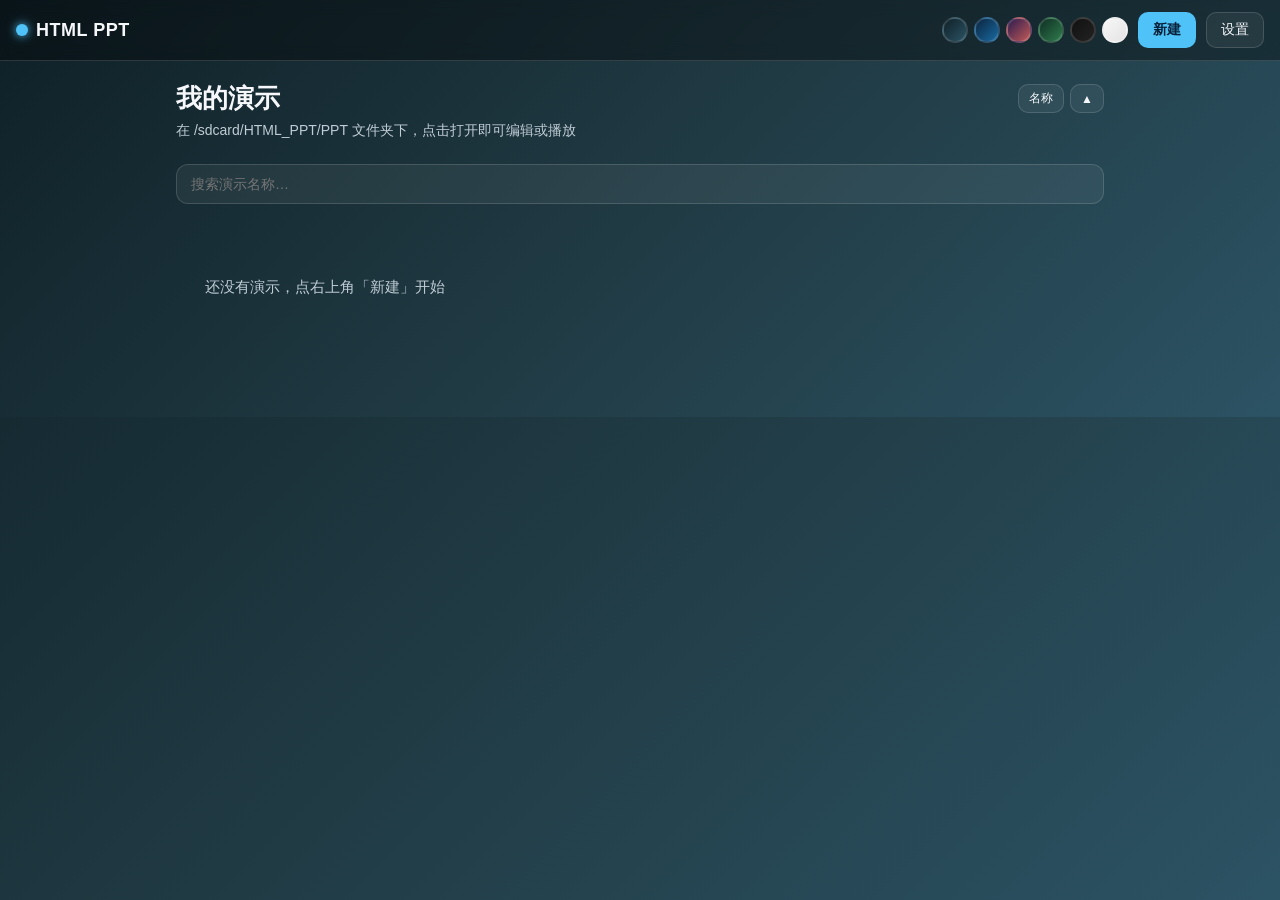
<file: app/src/main/assets/www/index.html>
<!DOCTYPE html>
<html lang="zh-CN">
<head>
<meta charset="UTF-8">
<meta name="viewport" content="width=device-width, initial-scale=1.0, maximum-scale=1.0, user-scalable=no, viewport-fit=cover">
<title>HTML PPT - 主页</title>
<link rel="stylesheet" href="theme.css">
</head>
<body class="noselect">

<div class="topbar">
  <div class="brand"><span class="dot"></span>HTML PPT</div>
  <div class="spacer"></div>
  <div class="theme-dots" id="theme-dots" title="全局主题"></div>
  <button class="tbtn primary" id="new-btn">新建</button>
  <button class="tbtn" id="settings-btn">设置</button>
  <div id="dots-panel"></div>
</div>

<div class="wrap">
  <div class="title-row">
    <h1 class="page-title">我的演示</h1>
    <div class="sortbtns">
      <button class="tbtn mini" id="sort-key">名称</button>
      <button class="tbtn mini" id="sort-dir">▲</button>
    </div>
  </div>
  <p class="sub">在 /sdcard/HTML_PPT/PPT 文件夹下，点击打开即可编辑或播放</p>
  <input type="search" class="search" id="search" placeholder="搜索演示名称…">
  <div class="ppt-grid" id="list"></div>
</div>

<!-- 新建弹窗 -->
<div class="modal" id="modal">
  <div class="box">
    <h2 id="modal-title">新建演示</h2>
    <div class="field"><label>名称</label><input type="text" id="name-input" placeholder="例如：技术分享"></div>
    <div class="actions">
      <button class="tbtn ghost" id="cancel-btn">取消</button>
      <button class="tbtn primary" id="ok-btn">确定</button>
    </div>
  </div>
</div>

<script src="app.js"></script>
<script>
var list = [];
window.addEventListener('load', function(){
  PPT.loadSettings();
  PPT.applyGlobalTheme(PPT.settings.theme || 'aurora');
  renderThemeDots();
  renderList();
  var sk=document.getElementById('sort-key'); if(sk) sk.onclick=function(){ sortKey=(sortKey==='name')?'time':'name'; renderList(); };
  var sd=document.getElementById('sort-dir'); if(sd) sd.onclick=function(){ sortAsc=!sortAsc; renderList(); };
  var se=document.getElementById('search'); if(se) se.oninput=function(){ searchQ=this.value; renderList(); };
  document.addEventListener('click', function(e){
    var panel = document.getElementById('dots-panel');
    if(panel && panel.classList.contains('show') && !e.target.closest('#dots-panel') && !e.target.closest('.tdot.more')){
      panel.classList.remove('show');
    }
  });
  document.getElementById('new-btn').onclick = function(){ openModal('新建演示', '', 'new'); };
  document.getElementById('settings-btn').onclick = function(){ pageNav('settings.html'); };
  document.getElementById('cancel-btn').onclick = closeModal;
  document.getElementById('ok-btn').onclick = onOk;
  // 每天首次打开静默检查更新
  if(window.autoCheckUpdate) window.autoCheckUpdate();
});
function renderThemeDots(){
  var box = document.getElementById('theme-dots'); box.innerHTML='';
  var names = PPT.listThemeNames();
  var MAX = 6;
  var shown = names.slice(0, MAX);
  shown.forEach(function(t){
    var key = t.key || t.name;
    var d = document.createElement('div');
    d.className = 'tdot' + (key===PPT.settings.theme ? ' sel':'');
    d.style.background = 'linear-gradient(135deg,'+t.c1+','+t.c3+')';
    d.title = t.name;
    d.onclick = function(){
      PPT.settings.theme = key;
      PPT.applyGlobalTheme(key);
      PPT.saveSettings();
      renderThemeDots();
    };
    box.appendChild(d);
  });
  if(names.length > MAX){
    var more = document.createElement('div');
    more.className = 'tdot more'; more.textContent = '⋯';
    more.onclick = function(e){ e.stopPropagation(); toggleDotsPanel(); };
    box.appendChild(more);
  }
  var panel = document.getElementById('dots-panel');
  if(panel){
    panel.innerHTML = '';
    names.forEach(function(t){
      var key = t.key || t.name;
      var c = document.createElement('div');
      c.className = 'theme-chip' + (key===PPT.settings.theme ? ' sel':'');
      var dot = document.createElement('span'); dot.className='chipdot';
      dot.style.background = 'linear-gradient(135deg,'+t.c1+','+t.c3+')';
      var lbl = document.createElement('span'); lbl.textContent = t.name;
      c.appendChild(dot); c.appendChild(lbl);
      c.onclick = function(){
        PPT.settings.theme = key;
        PPT.applyGlobalTheme(key);
        PPT.saveSettings();
        renderThemeDots();
        toggleDotsPanel();
      };
      panel.appendChild(c);
    });
  }
}
function toggleDotsPanel(){
  var panel = document.getElementById('dots-panel');
  if(panel) panel.classList.toggle('show');
}
var sortKey='name';
var sortAsc=true;
var searchQ='';
function fmtTime(ms){
  if(!ms) return '—';
  var d=new Date(ms);
  function p(n){ return (n<10?'0':'')+n; }
  return d.getFullYear()+'-'+p(d.getMonth()+1)+'-'+p(d.getDate())+' '+p(d.getHours())+':'+p(d.getMinutes());
}
function renderList(){
  var raw=[];
  try{
    if(window.Android && Android.listPptDetail){ raw=JSON.parse(Android.listPptDetail()); }
    else { raw=JSON.parse(Android.listPpt()).map(function(n){ return {name:n, created:0, modified:0}; }); }
  }catch(e){ raw=[]; }
  var list=raw.slice();
  if(searchQ){
    var q=searchQ.toLowerCase();
    list=list.filter(function(it){ return (it.name||'').toLowerCase().indexOf(q)>=0; });
  }
  list.sort(function(a,b){
    if(sortKey==='time'){ var ka=a.modified||0,kb=b.modified||0; return sortAsc?(ka-kb):(kb-ka); }
    var r=(a.name||'').localeCompare(b.name||'','zh'); return sortAsc?r:-r;
  });
  var grid=document.getElementById('list'); grid.innerHTML='';
  if(!list.length){ grid.innerHTML='<div class="empty">还没有演示，点右上角「新建」开始</div>'; updateSortBtn(); return; }
  list.forEach(function(it){
    var name=it.name; var title=name.replace(/\.txt$/,'');
    var card=document.createElement('div'); card.className='ppt-card';
    card.innerHTML='<h3>'+title+'</h3><div class="muted">'+name+'</div>'+
      '<div class="meta">创建 '+fmtTime(it.created)+' · 修改 '+fmtTime(it.modified)+'</div>'+
      '<div class="row">'+
      '<button class="tbtn mini" data-act="edit">编辑</button>'+
      '<button class="tbtn mini" data-act="play">播放</button>'+
      '<button class="tbtn mini" data-act="rename">重命名</button>'+
      '<button class="tbtn mini del" data-act="del">删除</button>'+
      '</div>';
    card.querySelectorAll('button').forEach(function(btn){
      btn.onclick=function(){ var a=btn.dataset.act;
        if(a==='edit'){ if(window.Android && Android.enterTool) Android.enterTool(); pageNav('file:///sdcard/Download/HTML_PPT/index.html?name='+encodeURIComponent(name)); }
        else if(a==='play'){ if(window.Android && Android.enterTool) Android.enterTool(); pageNav('file:///sdcard/Download/HTML_PPT/index.html?name='+encodeURIComponent(name)+'&play=1'); }
        else if(a==='rename') rename(name);
        else if(a==='del') del(name);
      };
    });
    var moved=false;
    card.addEventListener('touchstart',function(){ moved=false; },{passive:true});
    card.addEventListener('touchmove',function(){ moved=true; },{passive:true});
    card.onclick=function(e){
      if(moved){ moved=false; return; }
      if(e.target && e.target.closest && e.target.closest('button')) return;
      if(window.Android && Android.enterTool) Android.enterTool();
      pageNav('file:///sdcard/Download/HTML_PPT/index.html?name='+encodeURIComponent(name));
    };
    grid.appendChild(card);
  });
  updateSortBtn();
}
function updateSortBtn(){
  var k=document.getElementById('sort-key'); if(k) k.textContent=(sortKey==='name'?'名称':'时间');
  var d=document.getElementById('sort-dir'); if(d) d.textContent=(sortAsc?'▲':'▼');
}

/* modal */
var modalMode='new', currentName='';
function openModal(title, name, mode){
  modalMode=mode; currentName=name;
  document.getElementById('modal-title').textContent = title;
  document.getElementById('name-input').value = name;
  document.getElementById('modal').classList.add('show');
  setTimeout(function(){ document.getElementById('name-input').focus(); },50);
}
function closeModal(){ document.getElementById('modal').classList.remove('show'); }
function onOk(){
  var name = document.getElementById('name-input').value.trim();
  if(!name){ auroraAlert('名称不能为空'); return; }
  if(modalMode==='new'){ Android.newPpt(name); renderList(); }
  else if(modalMode==='rename'){ Android.renamePpt(currentName, name); renderList(); }
  closeModal();
}
function rename(name){ openModal('重命名', name.replace(/\.txt$/,''), 'rename'); }
function del(name){ auroraConfirm('删除「'+name+'」？', function(){ Android.deletePpt(name); renderList(); }); }
</script>
</body>
</html>
</file>
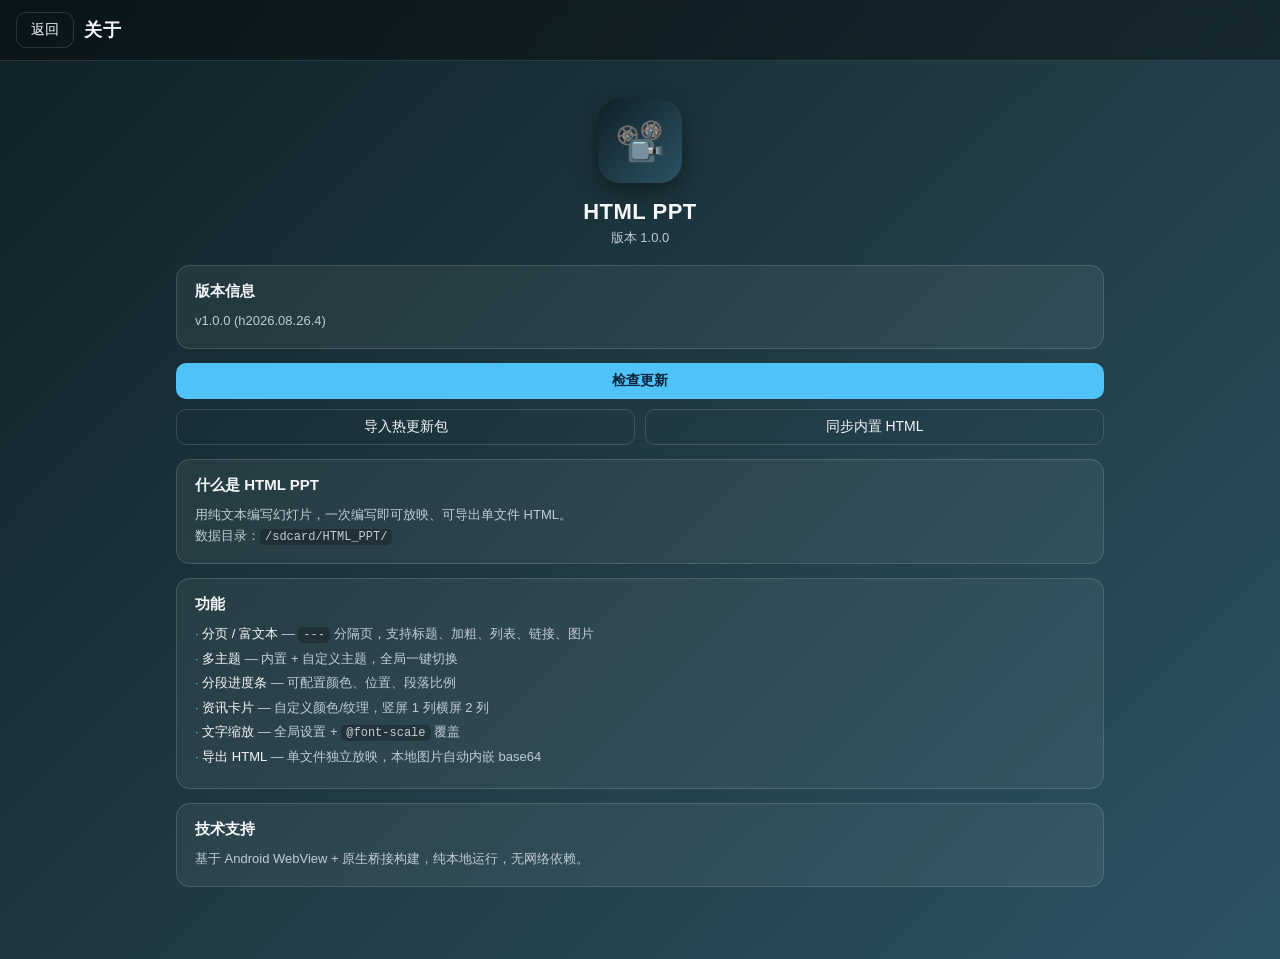
<file: app/src/main/assets/www/about.html>
<!DOCTYPE html>
<html lang="zh-CN">
<head>
<meta charset="UTF-8">
<meta name="viewport" content="width=device-width, initial-scale=1.0, maximum-scale=1.0, user-scalable=no, viewport-fit=cover">
<title>关于 - HTML PPT</title>
<link rel="stylesheet" href="theme.css">
<style>
  .about{text-align:center; padding-top:12px;}
  .about .logo{width:84px;height:84px;border-radius:22px;margin:6px auto 16px;background:linear-gradient(135deg,var(--bg1),var(--bg3));display:flex;align-items:center;justify-content:center;font-size:40px;box-shadow:0 8px 24px rgba(0,0,0,.4);}
  .about .nm{font-size:22px;font-weight:800;letter-spacing:.5px;}
  .about .ver{color:var(--muted);font-size:13px;margin:4px 0 18px;}
  .about .sect{background:var(--card);border:1px solid var(--border);border-radius:14px;padding:16px 18px;margin-bottom:14px;text-align:left;}
  .about .sect h3{font-size:15px;margin-bottom:10px;}
  .about .sect li{font-size:13px;color:var(--muted);margin:5px 0;line-height:1.5;list-style:none;}
  .about .sect li::before{content:"· ";color:var(--accent);}
  .about .sect .k{color:var(--text);}
  .about .sect code{background:rgba(0,0,0,.25);border-radius:5px;padding:1px 5px;font-size:12px;}
  .about .sect p{font-size:13px;color:var(--muted);line-height:1.6;}
</style>
</head>
<body class="noselect">

<div class="topbar">
  <button class="tbtn ghost" id="back-btn">返回</button>
  <div class="brand">关于</div>
</div>

<div class="wrap">
  <div class="about">
    <div class="logo">📽️</div>
    <div class="nm">HTML PPT</div>
    <div class="ver">版本 1.0.0</div>

    <div class="sect">
      <h3>版本信息</h3>
      <p id="ver-info" style="white-space:pre-line;">App 版本：1.0.0<br>热更新版本：2026.08.26.1</p>
    </div>

    <button class="tbtn primary" id="check-btn" style="width:100%;margin-bottom:10px;">检查更新</button>
    <div style="display:flex; gap:10px; margin-bottom:14px;">
      <button class="tbtn ghost" id="import-btn" style="flex:1;">导入热更新包</button>
      <button class="tbtn ghost" id="sync-btn" style="flex:1;">同步内置 HTML</button>
    </div>

    <div class="sect">
      <h3>什么是 HTML PPT</h3>
      <p>用纯文本编写幻灯片，一次编写即可放映、可导出单文件 HTML。<br>数据目录：<code>/sdcard/HTML_PPT/</code></p>
    </div>

    <div class="sect">
      <h3>功能</h3>
      <ul>
        <li><span class="k">分页 / 富文本</span> — <code>---</code> 分隔页，支持标题、加粗、列表、链接、图片</li>
        <li><span class="k">多主题</span> — 内置 + 自定义主题，全局一键切换</li>
        <li><span class="k">分段进度条</span> — 可配置颜色、位置、段落比例</li>
        <li><span class="k">资讯卡片</span> — 自定义颜色/纹理，竖屏 1 列横屏 2 列</li>
        <li><span class="k">文字缩放</span> — 全局设置 + <code>@font-scale</code> 覆盖</li>
        <li><span class="k">导出 HTML</span> — 单文件独立放映，本地图片自动内嵌 base64</li>
      </ul>
    </div>

    <div class="sect">
      <h3>技术支持</h3>
      <p>基于 Android WebView + 原生桥接构建，纯本地运行，无网络依赖。</p>
    </div>
  </div>
</div>

<script src="app.js"></script>
<script>
  PPT.loadSettings();
  PPT.applyGlobalTheme(PPT.settings.theme || 'aurora');
  // 版本信息
  var and = window.Android;
  var HOT_VERSION = window.HOT_VERSION || '2026.08.26.4';
  var verBox = document.getElementById('ver-info');
  var appVer = '1.0.0';
  if (and && and.getVersion) {
    try { var v = JSON.parse(and.getVersion()); appVer = v.app || appVer; } catch (e) { }
  }
  verBox.textContent = 'v' + appVer + ' (h' + HOT_VERSION + ')';
  var UPDATE_URL = 'https://raw.githubusercontent.com/xtt-xt/htmlppt/main/update/latest.json';
  var WWW_DIR = '/sdcard/HTML_PPT/www';
  var ZIP_PATH = '/sdcard/HTML_PPT/Download/hotpatch.zip';
  // 检查更新
  document.getElementById('check-btn').onclick = function(){
    var btn = this; btn.textContent = '检查中…';
    setTimeout(function(){
      var body = (and && and.checkRemote) ? and.checkRemote(UPDATE_URL) : '';
      btn.textContent = '检查更新';
      if (!body) { window.auroraAlert('无法获取更新信息（请检查网络或更新源）'); return; }
      var info; try { info = JSON.parse(body); } catch (e) { window.auroraAlert('更新数据解析失败'); return; }
      if (info.app !== appVer) {
        window.auroraConfirm('发现新主版本 v' + info.app + '（当前 v' + appVer + '）\n请前往下载并安装最新版 App。', function(){
          (and && and.openUrl) ? and.openUrl(info.apk_url || '') : window.auroraAlert('无法打开下载');
        });
      } else if (info.hot && info.hot !== HOT_VERSION) {
        window.auroraConfirm('发现热更新 h' + info.hot + '（当前 h' + HOT_VERSION + '）\n\n【更新内容】\n' + info.notes + '\n\n是否下载并应用？', function(){
          var r = (and && and.downloadApply) ? and.downloadApply(info.hot_url || '', WWW_DIR) : 'err:no';
          if (r && r.indexOf('ok:') === 0) {
            window.auroraAlert('热更新应用成功：' + r);
            setTimeout(function(){ if (window.Android && window.Android.goToHome) window.Android.goToHome(); else location.href='index.html'; }, 600);
          } else {
            window.auroraAlert('自动下载失败（' + r + '）\n请下载 hotpatch.zip 放到 /sdcard/HTML_PPT/Download/ 后点「导入热更新包」。');
          }
        });
      } else {
        window.auroraAlert('已是最新版本！');
      }
    }, 60);
  };
  // 导入热更新包
  document.getElementById('import-btn').onclick = function(){
    var r = (and && and.importZip) ? and.importZip(ZIP_PATH) : 'err:no';
    if (r && r.indexOf('ok:') === 0) {
      window.auroraAlert('导入成功：' + r);
      setTimeout(function(){ if (window.Android && window.Android.goToHome) window.Android.goToHome(); else location.href='index.html'; }, 600);
    } else {
      window.auroraAlert('导入失败（' + r + '）\n请把 hotpatch.zip 放到 /sdcard/HTML_PPT/Download/');
    }
  };
  // 同步内置 HTML
  document.getElementById('sync-btn').onclick = function(){
    window.auroraConfirm('同步内置 HTML 会把界面文件覆盖为 App 内置默认版本，可能回退你之前的【热更新】改动。确定继续？', function(){
      var btn = document.getElementById('sync-btn');
      btn.textContent = '同步中…'; btn.disabled = true;
      setTimeout(function(){
        var r = (and && and.syncBuiltin) ? and.syncBuiltin() : 'no-bridge';
        btn.textContent = '同步内置 HTML'; btn.disabled = false;
        window.auroraAlert('同步完成：' + r);
      }, 60);
    });
  };
  document.getElementById('back-btn').onclick = function(){ pageNav('settings.html'); };
</script>
</body>
</html>
</file>
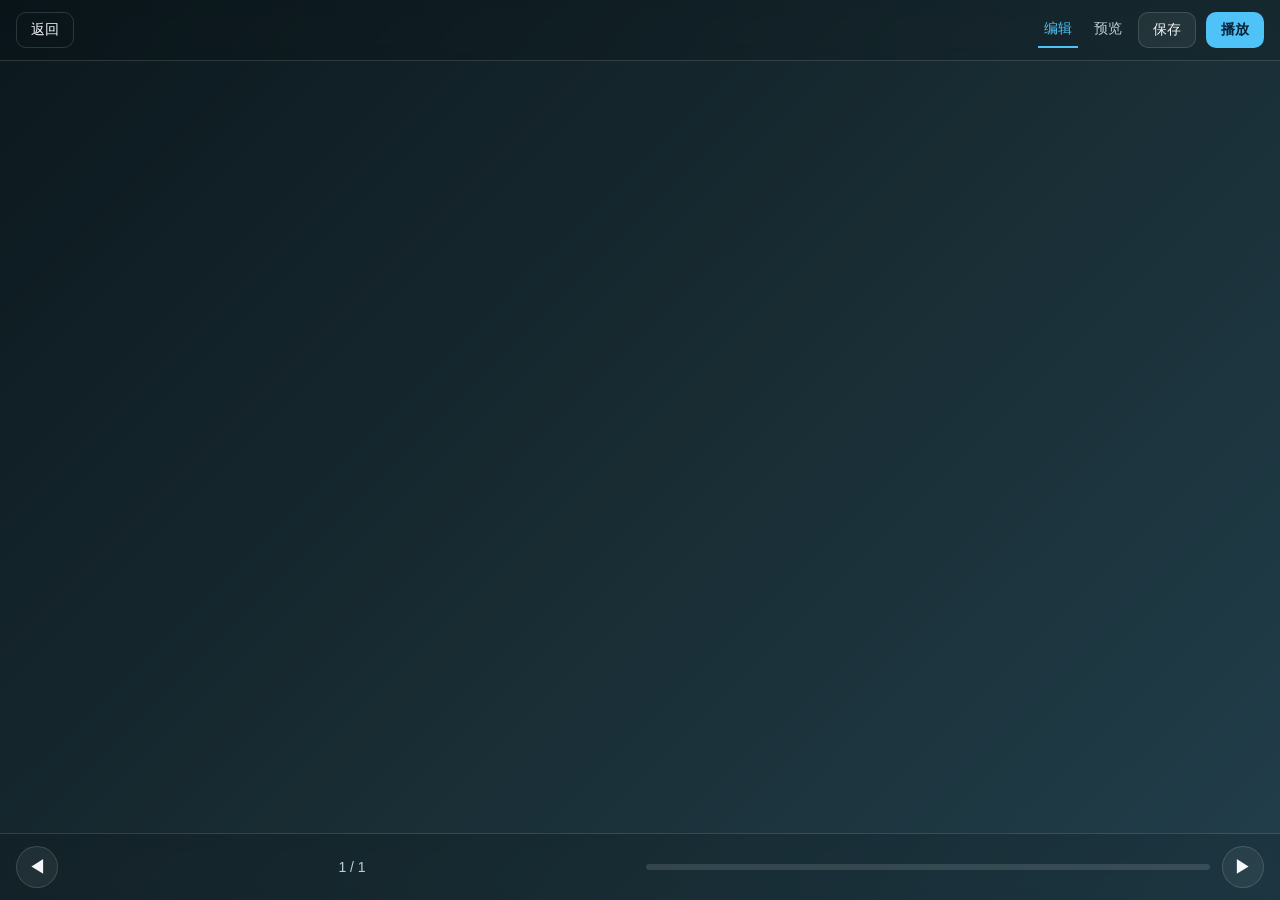
<file: app/src/main/assets/www/editor.html>
<!DOCTYPE html>
<html lang="zh-CN">
<head>
<meta charset="UTF-8">
<meta name="viewport" content="width=device-width, initial-scale=1.0, maximum-scale=1.0, user-scalable=no, viewport-fit=cover">
<title>编辑 - HTML PPT</title>
<link rel="stylesheet" href="theme.css">
<style>
  html,body{height:100%;}
  body{display:flex; flex-direction:column; position:relative;}
  .topbar{position:relative;}
  #main{flex:1; min-height:0; position:relative;}
  textarea#editor{width:100%; height:100%; border:none; outline:none; background:rgba(0,0,0,.25); color:var(--text); padding:16px; font-family:"SFMono-Regular",Consolas,monospace; font-size:14px; line-height:1.6; resize:none;}
  #preview{position:absolute; inset:0; display:none;}
  #preview.show{display:block;}
  .tab{background:transparent; border:none; padding:8px 6px; color:var(--muted); font-size:14px; cursor:pointer; border-bottom:2px solid transparent;}
  .tab.sel{color:var(--accent); border-bottom-color:var(--accent);}
  /* 播放态：隐藏顶栏，舞台铺满 */
  body.presenting .topbar{display:none;}
  body.presenting #main{position:absolute; inset:0; z-index:5;}
  body.presenting .footbar{position:absolute; bottom:0; left:0; right:0; z-index:10;}
</style>
</head>
<body>

<div class="topbar" id="topbar">
  <button class="tbtn ghost" id="back-btn">返回</button>
  <div class="brand" id="doc-title" style="font-size:16px;"></div>
  <div class="spacer"></div>
  <button class="tab sel" id="tab-edit">编辑</button>
  <button class="tab" id="tab-preview">预览</button>
  <button class="tbtn" id="save-btn">保存</button>
  <button class="tbtn primary" id="play-btn">播放</button>
</div>

<div id="main">
  <textarea id="editor" spellcheck="false"></textarea>
  <div id="preview">
    <div id="stage"></div>
  </div>
</div>

<div class="footbar">
  <button class="navbtn" id="prev-btn">◀</button>
  <div class="pageinfo" id="pageinfo">1 / 1</div>
  <div class="progress"><span></span></div>
  <button class="navbtn" id="next-btn">▶</button>
  <button class="tbtn ghost" id="exit-btn" style="display:none;">退出</button>
</div>

<script src="app.js"></script>
<script>
var name = new URLSearchParams(location.search).get('name') || '未命名.txt';
var autoPlay = new URLSearchParams(location.search).get('play') == '1';
var slides = [];
var current = 0;
var mode = 'edit'; // edit | preview | presenting

window.addEventListener('load', function(){
  PPT.loadSettings();
  PPT.applyGlobalTheme(PPT.settings.theme || 'aurora');
  document.getElementById('doc-title').textContent = name.replace(/\.txt$/,'');
  document.getElementById('editor').value = Android.readPpt(name) || '';
  bindEvents();
  renderPreview();
  if(autoPlay) enterPresent();
});

function bindEvents(){
  document.getElementById('back-btn').onclick = function(){ location.href='index.html'; };
  document.getElementById('save-btn').onclick = save;
  document.getElementById('tab-edit').onclick = function(){ setMode('edit'); };
  document.getElementById('tab-preview').onclick = function(){ setMode('preview'); };
  document.getElementById('play-btn').onclick = enterPresent;
  document.getElementById('prev-btn').onclick = function(){ activate(current-1); };
  document.getElementById('next-btn').onclick = function(){ activate(current+1); };
  document.getElementById('exit-btn').onclick = exitPresent;
  document.getElementById('editor').addEventListener('input', function(){
    // 实时保持在预览/播放模式基于新内容
    if(mode!=='edit') renderPreview();
  });
  document.addEventListener('keydown', function(e){
    if(mode!=='presenting') return;
    if(e.key==='ArrowRight'||e.key===' '||e.key==='PageDown') activate(current+1);
    else if(e.key==='ArrowLeft'||e.key==='PageUp') activate(current-1);
    else if(e.key==='Escape') exitPresent();
  });
  // 触摸滑动翻页（仅预览/播放）
  var tx=null;
  var area = document.getElementById('preview');
  area.addEventListener('touchstart', function(e){ tx=e.touches[0].clientX; }, {passive:true});
  area.addEventListener('touchend', function(e){
    if(tx===null) return;
    var d=e.changedTouches[0].clientX-tx;
    if(Math.abs(d)>50) d<0?activate(current+1):activate(current-1);
    tx=null;
  }, {passive:true});
  document.addEventListener('fullscreenchange', function(){});
  // 全局主题点
  renderThemeDots();
}

function renderThemeDots(){
  var host = document.getElementById('topbar');
  // 在播放按钮前插入主题点
  var box = document.createElement('span');
  box.id='theme-dots-edit';
  box.className='theme-dots';
  PPT.listThemeNames().forEach(function(t){
    var key=t.key||t.name;
    var d=document.createElement('div');
    d.className='tdot'+(key===PPT.settings.theme?' sel':'');
    d.style.background='linear-gradient(135deg,'+t.c1+','+t.c3+')';
    d.title=t.name;
    d.onclick=function(){ PPT.settings.theme=key; PPT.applyGlobalTheme(key); PPT.saveSettings(); renderThemeDots(); if(mode!=='edit') renderPreview(); };
    box.appendChild(d);
  });
  var old=document.getElementById('theme-dots-edit'); if(old) old.remove();
  host.insertBefore(box, document.getElementById('save-btn'));
}

function save(){
  Android.savePpt(name, document.getElementById('editor').value);
  alert('已保存');
}

function setMode(m){
  mode=m;
  document.getElementById('tab-edit').classList.toggle('sel', m==='edit');
  document.getElementById('tab-preview').classList.toggle('sel', m==='preview');
  document.getElementById('editor').style.display = (m==='edit')?'block':'none';
  document.getElementById('preview').classList.toggle('show', m!=='edit');
  document.getElementById('footbar') && document.getElementById('exit-btn').style.display='none';
  if(m!=='edit') renderPreview();
}

function parseContent(){ slides = PPT.parse(document.getElementById('editor').value); if(!slides.length){ slides=[{title:'空内容',subtitle:'请输入文字',blocks:[],centered:false,footer:'',theme:null}]; } }

function renderPreview(){
  parseContent();
  PPT.renderSlides(document.getElementById('stage'), slides, current);
  // clamp current
  current=Math.max(0,Math.min(slides.length-1,current));
}

function activate(idx){
  current = PPT.activate(document.getElementById('stage'), idx);
}

function enterPresent(){
  mode='presenting';
  document.body.classList.add('presenting');
  renderPreview();
  document.getElementById('exit-btn').style.display='';
  if(document.documentElement.requestFullscreen) document.documentElement.requestFullscreen();
}
function exitPresent(){
  mode='preview';
  document.body.classList.remove('presenting');
  document.getElementById('exit-btn').style.display='none';
  if(document.exitFullscreen) document.exitFullscreen();
}
</script>
</body>
</html>
</file>
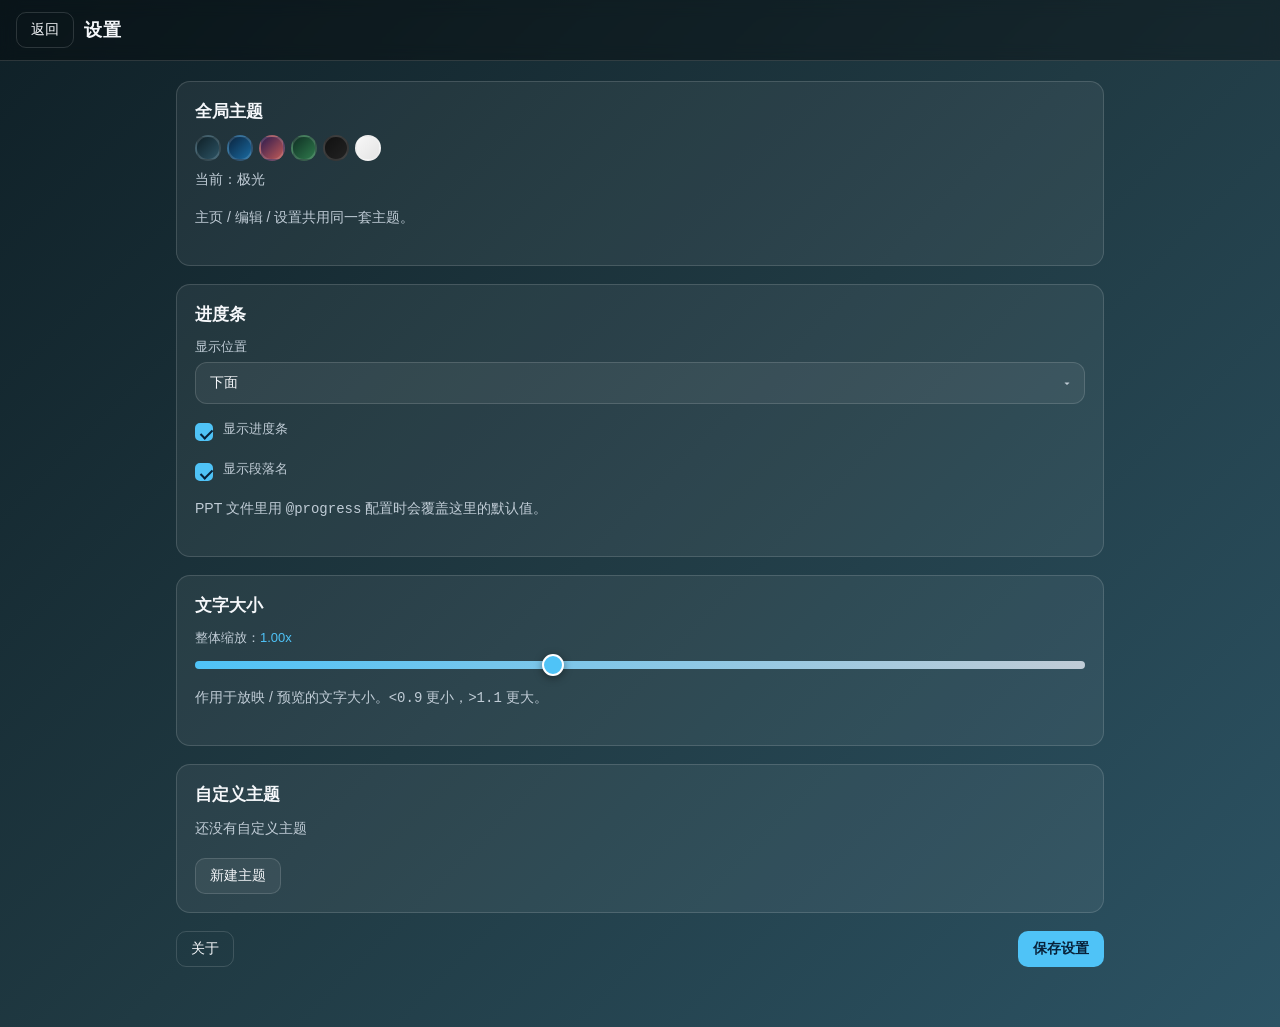
<file: app/src/main/assets/www/settings.html>
<!DOCTYPE html>
<html lang="zh-CN">
<head>
<meta charset="UTF-8">
<meta name="viewport" content="width=device-width, initial-scale=1.0, maximum-scale=1.0, user-scalable=no, viewport-fit=cover">
<title>设置 - HTML PPT</title>
<link rel="stylesheet" href="theme.css">
<style>
  input[type=color]{width:48px;height:38px;border:none;background:none;cursor:pointer;padding:0;}
  .color-row{display:flex; align-items:center; gap:10px; margin-bottom:10px; flex-wrap:wrap;}
  .color-row label{font-size:13px; color:var(--muted); width:70px;}
  .custom-list{margin:14px 0;}
  .custom-item{display:flex; align-items:center; gap:12px; background:var(--card); border:1px solid var(--border); border-radius:10px; padding:10px 14px; margin-bottom:10px;}
  .custom-item .dots{display:flex; gap:3px;}
  .custom-item .dots span{width:14px;height:14px;border-radius:50%;}
  .custom-item .nm{flex:1; font-size:15px;}
  .section{background:var(--card); border:1px solid var(--border); border-radius:14px; padding:18px; margin-bottom:18px;}
  .section h2{font-size:17px; margin-bottom:12px;}
  .swatches{display:flex; align-items:center; gap:8px;}
  .sw-cur{width:44px;height:32px;border-radius:9px;border:1px solid rgba(255,255,255,.25);cursor:pointer;display:inline-block;box-shadow:inset 0 0 0 2px rgba(255,255,255,.06);flex:none;}
  .sw-hex{font-size:12px;color:var(--muted);letter-spacing:.5px;cursor:pointer;font-family:Consolas,monospace;}
  .sw-hex:hover{color:var(--text);}
  .hint{font-size:11px;color:var(--muted);margin-top:6px;}
  /* ---- 色盘取色弹窗（主页 modal 样式） ---- */
  .cp-preview{width:100%;height:46px;border-radius:10px;border:1px solid var(--border);margin-bottom:14px;}
  .cp-wheel{width:180px;height:180px;border-radius:50%;background:conic-gradient(red,yellow,lime,cyan,blue,magenta,red);position:relative;margin:0 auto 16px;border:none;box-shadow:inset 0 0 0 1px rgba(255,255,255,.06);touch-action:none;}
  .cp-dot{position:absolute;width:20px;height:20px;border-radius:50%;border:2px solid #fff;box-shadow:0 1px 6px rgba(0,0,0,.55);transform:translate(-50%,-50%);pointer-events:none;z-index:2;background:#fff;}
  .cp-sv{width:180px;height:120px;border-radius:12px;position:relative;margin:0 auto 14px;border:none;box-shadow:inset 0 0 0 1px rgba(255,255,255,.05);touch-action:none;overflow:hidden;}
  .cp-hex-row{display:flex;align-items:center;gap:10px;margin-top:4px;}
  .cp-hex-label{font-size:12px;color:var(--muted);flex:none;}
  .cp-hex{flex:1;background:rgba(0,0,0,.28);border:1px solid var(--border);border-radius:8px;color:var(--text);text-align:center;padding:9px;font-size:15px;letter-spacing:1px;}
  .cp-rgb{margin-top:4px;}
  .cp-rgb-row{display:flex;align-items:center;gap:10px;margin-bottom:9px;}
  .cp-rgb-row label{font-size:12px;color:var(--muted);width:16px;text-align:center;flex:none;}
  .cp-rgb-row input[type=range]{flex:1;-webkit-appearance:none;appearance:none;height:8px;border-radius:4px;background:rgba(255,255,255,.12);outline:none;}
  .cp-rgb-row input[type=range]::-webkit-slider-thumb{-webkit-appearance:none;width:18px;height:18px;border-radius:50%;background:#fff;border:2px solid var(--accent);cursor:pointer;box-shadow:0 1px 4px rgba(0,0,0,.4);}
  .cp-rgb-row input[type=number]{width:52px;background:rgba(0,0,0,.28);border:1px solid var(--border);border-radius:6px;color:var(--text);text-align:center;padding:6px;flex:none;}
</style>
</head>
<body class="noselect">

<div class="topbar">
  <button class="tbtn ghost" id="back-btn">返回</button>
  <div class="brand">设置</div>
</div>

<div class="wrap">

  <div class="section">
    <h2>全局主题</h2>
    <div class="theme-dots" id="theme-dots"></div>
    <p class="sub" id="cur-theme" style="margin-top:10px;">当前：极光</p>
    <p class="sub" style="margin-top:4px;">主页 / 编辑 / 设置共用同一套主题。</p>
  </div>

  <div class="section">
    <h2>进度条</h2>
    <div class="field"><label>显示位置</label>
      <div class="dd" id="prg-pos-dd" data-pos="bottom">
        <button class="dd-btn" id="prg-pos-btn" type="button">下面</button>
        <div class="dd-menu" id="prg-menu">
          <div class="dd-opt" data-v="bottom">下面</div>
          <div class="dd-opt" data-v="top">上面</div>
        </div>
      </div>
    </div>
    <div class="field" style="display:flex;align-items:center;gap:10px;margin-top:8px;"><input type="checkbox" id="prg-show" checked style="width:18px;height:18px;"><label>显示进度条</label></div>
    <div class="field" style="display:flex;align-items:center;gap:10px;"><input type="checkbox" id="prg-para" checked style="width:18px;height:18px;"><label>显示段落名</label></div>
    <p class="sub" style="margin-top:6px;">PPT 文件里用 <code>@progress</code> 配置时会覆盖这里的默认值。</p>
  </div>

  <div class="section">
    <h2>文字大小</h2>
    <div class="field">
      <label>整体缩放：<span id="fs-val" style="color:var(--accent);">1.00x</span></label>
      <input type="range" id="fs" min="0.6" max="1.6" step="0.05" value="1.0" style="width:100%;margin-top:8px;">
    </div>
    <p class="sub" style="margin-top:6px;">作用于放映 / 预览的文字大小。<code>&lt;0.9</code> 更小，<code>&gt;1.1</code> 更大。</p>
  </div>

  <div class="section">
    <h2>自定义主题</h2>
    <div class="custom-list" id="custom-list"></div>
    <button class="tbtn" id="new-custom">新建主题</button>
  </div>

  <div class="section" id="edit-section" style="display:none;">
    <h2 id="edit-title">新建自定义主题</h2>
    <div class="field"><label>主题名称</label><input type="text" id="t-name" placeholder="例如：我的配色"></div>
    <div class="color-row"><label>背景1</label><span class="sw-cur" data-for="t-c1" style="background:#0f2027"></span><span class="sw-hex" id="hx-t-c1">#0F2027</span><input type="color" id="t-c1" value="#0f2027" style="display:none;"></div>
    <div class="color-row"><label>背景2</label><span class="sw-cur" data-for="t-c2" style="background:#203a43"></span><span class="sw-hex" id="hx-t-c2">#203A43</span><input type="color" id="t-c2" value="#203a43" style="display:none;"></div>
    <div class="color-row"><label>背景3</label><span class="sw-cur" data-for="t-c3" style="background:#2c5364"></span><span class="sw-hex" id="hx-t-c3">#2C5364</span><input type="color" id="t-c3" value="#2c5364" style="display:none;"></div>
    <div class="color-row"><label>强调色</label><span class="sw-cur" data-for="t-accent" style="background:#4fc3f7"></span><span class="sw-hex" id="hx-t-accent">#4FC3F7</span><input type="color" id="t-accent" value="#4fc3f7" style="display:none;"></div>
    <div class="color-row"><label>文字色</label><span class="sw-cur" data-for="t-text" style="background:#f5f7fa"></span><span class="sw-hex" id="hx-t-text">#F5F7FA</span><input type="color" id="t-text" value="#f5f7fa" style="display:none;"></div>
    <div class="color-row"><label>次要色</label><span class="sw-cur" data-for="t-muted" style="background:#c0ccd6"></span><span class="sw-hex" id="hx-t-muted">#C0CCD6</span><input type="color" id="t-muted" value="#c0ccd6" style="display:none;"></div>
    <div class="actions" style="display:flex;gap:10px;justify-content:flex-end;margin-top:14px;">
      <button class="tbtn ghost" id="edit-cancel">取消</button>
      <button class="tbtn primary" id="edit-save">保存主题</button>
    </div>
  </div>

  <div class="actions" style="display:flex;justify-content:space-between;margin-top:8px;">
    <button class="tbtn ghost" id="about-btn">关于</button>
    <button class="tbtn primary" id="save-all">保存设置</button>
  </div>
</div>

<div class="modal" id="picker-modal">
  <div class="box">
    <h2>🎨 自定义颜色</h2>
    <div class="cp-preview" id="pk-preview"></div>
    <div class="cp-wheel" id="pk-wheel"><span class="cp-dot" id="pk-wheel-dot"></span></div>
    <div class="cp-sv" id="pk-sv"><span class="cp-dot" id="pk-sv-dot"></span></div>
    <div class="cp-rgb">
      <div class="cp-rgb-row"><label>R</label><input type="range" id="cp-r" min="0" max="255" value="59"><input type="number" id="cp-rv" min="0" max="255" value="59"></div>
      <div class="cp-rgb-row"><label>G</label><input type="range" id="cp-g" min="0" max="255" value="178"><input type="number" id="cp-gv" min="0" max="255" value="178"></div>
      <div class="cp-rgb-row"><label>B</label><input type="range" id="cp-b" min="0" max="255" value="247"><input type="number" id="cp-bv" min="0" max="255" value="247"></div>
    </div>
    <div class="cp-hex-row"><span class="cp-hex-label">HEX</span><input class="cp-hex" id="pk-hex" maxlength="7" value="#4FC3F7"></div>
    <div class="actions">
      <button class="tbtn ghost" id="pk-cancel">取消</button>
      <button class="tbtn primary" id="pk-ok">确定</button>
    </div>
  </div>
</div>

<script src="app.js"></script>
<script>
var editingName = null;
window.addEventListener('load', function(){
  PPT.loadSettings();
  PPT.applyGlobalTheme(PPT.settings.theme || 'aurora');
  renderGlobal();
  renderCustom();
  initProgressUI();
  setupColorRows();
  document.getElementById('back-btn').onclick = function(){ pageNav('index.html'); };
  document.getElementById('about-btn').onclick = function(){ pageNav('about.html'); };
  document.getElementById('new-custom').onclick = function(){ openEditor(null); };
  document.getElementById('edit-cancel').onclick = function(){ document.getElementById('edit-section').style.display='none'; editingName=null; };
  document.getElementById('edit-save').onclick = saveCustom;
  document.getElementById('save-all').onclick = function(){ writeProgressUI(); PPT.saveSettings(); auroraAlert('已保存到 /sdcard/HTML_PPT/settings.json'); };
});

function initProgressUI(){
  var p = PPT.settings.progress || {};
  document.getElementById('prg-show').checked = !(p.show === false);
  document.getElementById('prg-para').checked = !(p.para === false);
  var dd = document.getElementById('prg-pos-dd');
  if(dd){
    var v = (p.pos === 'top') ? 'top' : 'bottom';
    dd.dataset.pos = v;
    document.getElementById('prg-pos-btn').textContent = (v === 'top') ? '上面' : '下面';
    bindDropdown();
  }
  var fs = PPT.settings.fontScale || 1.0;
  var el = document.getElementById('fs');
  if(el){ el.value = fs; document.getElementById('fs-val').textContent = (+fs).toFixed(2)+'x';
    el.oninput = function(){ document.getElementById('fs-val').textContent = (+this.value).toFixed(2)+'x'; autoSaveSettings(); }; }
  document.getElementById('prg-show').onchange = autoSaveSettings;
  document.getElementById('prg-para').onchange = autoSaveSettings;
}
function bindDropdown(){
  var dd = document.getElementById('prg-pos-dd');
  var btn = document.getElementById('prg-pos-btn');
  var menu = document.getElementById('prg-menu');
  var close = function(){ menu.classList.remove('open'); };
  btn.onclick = function(e){ e.stopPropagation(); menu.classList.toggle('open'); };
  menu.querySelectorAll('.dd-opt').forEach(function(o){
    o.onclick = function(e){ e.stopPropagation(); dd.dataset.pos = o.dataset.v; btn.textContent = o.textContent; close(); autoSaveSettings(); };
  });
  document.addEventListener('click', close);
}
function autoSaveSettings(){
  writeProgressUI();
  PPT.saveSettings();
}
function writeProgressUI(){
  var dd = document.getElementById('prg-pos-dd');
  PPT.settings.progress = {
    show: document.getElementById('prg-show').checked,
    pos: dd ? dd.dataset.pos : 'bottom',
    color: (PPT.settings.progress && PPT.settings.progress.color) || 'accent',
    para: document.getElementById('prg-para').checked
  };
  var el = document.getElementById('fs');
  if(el) PPT.settings.fontScale = parseFloat(el.value) || 1.0;
}

function renderGlobal(){
  var box=document.getElementById('theme-dots'); box.innerHTML='';
  PPT.listThemeNames().forEach(function(t){
    var key=t.key||t.name;
    var d=document.createElement('div');
    d.className='tdot'+(key===PPT.settings.theme?' sel':'');
    d.style.background='linear-gradient(135deg,'+t.c1+','+t.c3+')';
    d.title=t.name;
    d.onclick=function(){ PPT.settings.theme=key; PPT.applyGlobalTheme(key); PPT.saveSettings(); renderGlobal(); };
    box.appendChild(d);
  });
  var t=PPT.getTheme(PPT.settings.theme||'aurora');
  document.getElementById('cur-theme').textContent='当前：'+(t.name||PPT.settings.theme);
}

function renderCustom(){
  var list=document.getElementById('custom-list'); list.innerHTML='';
  var keys=Object.keys(PPT.settings.customThemes||{});
  if(!keys.length){ list.innerHTML='<p class="sub" style="color:var(--muted);">还没有自定义主题</p>'; }
  keys.forEach(function(k){
    var t=PPT.settings.customThemes[k];
    var item=document.createElement('div'); item.className='custom-item';
    item.innerHTML='<span class="dots"><span style="background:'+t.c1+'"></span><span style="background:'+t.c2+'"></span><span style="background:'+t.c3+'"></span></span>' +
      '<span class="nm">'+k+'</span>' +
      '<button class="tbtn mini" data-a="edit">编辑</button>' +
      '<button class="tbtn mini del" data-a="del">删除</button>';
    item.querySelector('[data-a=edit]').onclick=function(){ openEditor(k); };
    item.querySelector('[data-a=del]').onclick=function(){ auroraConfirm('删除主题「'+k+'」？', function(){ PPT.deleteCustomTheme(k); renderCustom(); renderGlobal(); }); };
    list.appendChild(item);
  });
}

function openEditor(name){
  editingName=name||null;
  var t = name? PPT.settings.customThemes[name] : null;
  document.getElementById('edit-section').style.display='block';
  document.getElementById('edit-title').textContent = name? ('编辑主题：'+name) : '新建自定义主题';
  document.getElementById('t-name').value = name? name : '';
  document.getElementById('t-c1').value = t? t.c1 : '#0f2027';
  document.getElementById('t-c2').value = t? t.c2 : '#203a43';
  document.getElementById('t-c3').value = t? t.c3 : '#2c5364';
  document.getElementById('t-accent').value = t? t.accent : '#4fc3f7';
  document.getElementById('t-text').value = t? t.text : '#f5f7fa';
  document.getElementById('t-muted').value = t? t.muted : '#c0ccd6';
  setupColorRows();
  window.scrollTo({top:document.getElementById('edit-section').offsetTop, behavior:'smooth'});
}

function saveCustom(){
  var name=document.getElementById('t-name').value.trim();
  if(!name){ alert('请输入主题名称'); return; }
  var theme={
    c1:document.getElementById('t-c1').value,
    c2:document.getElementById('t-c2').value,
    c3:document.getElementById('t-c3').value,
    accent:document.getElementById('t-accent').value,
    text:document.getElementById('t-text').value,
    muted:document.getElementById('t-muted').value
  };
  PPT.saveCustomTheme(name, theme);
  document.getElementById('edit-section').style.display='none';
  editingName=null;
  renderCustom();
  renderGlobal();
  auroraAlert('已保存主题「'+name+'」到 /sdcard/HTML_PPT/themes/');
}

function setupColorRows(){
  document.querySelectorAll('.sw-cur').forEach(function(cur){
    var cid=cur.dataset.for; var inp=document.getElementById(cid); var hexEl=document.getElementById('hx-'+cid);
    function refresh(){ if(inp){ cur.style.background=inp.value; } if(hexEl){ hexEl.textContent=(inp?inp.value.toUpperCase():''); } }
    cur.onclick=function(e){ e.stopPropagation(); openColorPicker(cid); };
    if(hexEl) hexEl.onclick=function(e){ e.stopPropagation(); openColorPicker(cid); };
    refresh();
  });
}
var pickTarget=null, pickOrig='#4fc3f7', pickH=0, pickS=1, pickV=1;
function hexToRgb(hex){ hex=hex.replace('#',''); if(hex.length===3) hex=hex.split('').map(function(c){return c+c;}).join(''); var n=parseInt(hex,16); return [n>>16&255, n>>8&255, n&255]; }
function rgbToHex(r,g,b){ function h(x){ x=Math.max(0,Math.min(255,Math.round(x))); return ('0'+x.toString(16)).slice(-2); } return '#'+h(r)+h(g)+h(b); }
function rgbToHsv(r,g,b){ r/=255; g/=255; b/=255; var mx=Math.max(r,g,b), mn=Math.min(r,g,b), d=mx-mn, hh=0, s=0, v=mx; if(d){ if(mx===r) hh=((g-b)/d)%6; else if(mx===g) hh=(b-r)/d+2; else hh=(r-g)/d+4; hh*=60; if(hh<0) hh+=360; s=d/mx; } return [hh, s, v]; }
function hsvToRgb(hh, s, v){ var i=Math.floor(hh/60)%6, f=hh/60-Math.floor(hh/60), p=v*(1-s), q=v*(1-f*s), t=v*(1-(1-f)*s), r, g, b; switch(i){ case 0:r=v; g=t; b=p; break; case 1:r=q; g=v; b=p; break; case 2:r=p; g=v; b=t; break; case 3:r=p; g=q; b=v; break; case 4:r=t; g=p; b=v; break; case 5:r=v; g=p; b=q; break; } return [r*255, g*255, b*255]; }
function openColorPicker(cid){
  pickTarget=document.getElementById(cid);
  var val=(pickTarget && pickTarget.value)||'#4fc3f7'; if(!/^#[0-9a-fA-F]{6}$/.test(val)) val='#4fc3f7';
  pickOrig=val;
  var rgb=hexToRgb(val), hsv=rgbToHsv(rgb[0], rgb[1], rgb[2]); pickH=hsv[0]; pickS=hsv[1]; pickV=hsv[2];
  ['cp-r','cp-g','cp-b'].forEach(function(id,i){ document.getElementById(id).value=rgb[i]; });
  ['cp-rv','cp-gv','cp-bv'].forEach(function(id,i){ document.getElementById(id).value=rgb[i]; });
  document.getElementById('pk-hex').value=val;
  document.getElementById('pk-preview').style.background=val;
  syncSvBg(); syncWheelUI(); syncSvUI();
  document.getElementById('picker-modal').classList.add('show');
  bindPicker();
}
function syncWheelUI(){
  var dot=document.getElementById('pk-wheel-dot');
  var rad=44, ang=(pickH-90)*Math.PI/180;
  dot.style.left=(50+Math.cos(ang)*rad)+'%'; dot.style.top=(50+Math.sin(ang)*rad)+'%'; dot.style.background='hsl('+pickH+',100%,50%)';
}
function syncSvBg(){ document.getElementById('pk-sv').style.background='linear-gradient(to top,#000,transparent),linear-gradient(to right,hsl('+pickH+',100%,50%),#fff)'; }
function syncSvUI(){
  var dot=document.getElementById('pk-sv-dot');
  dot.style.left=(pickS*100)+'%'; dot.style.top=((1-pickV)*100)+'%'; dot.style.background=document.getElementById('pk-preview').style.background;
}
function applyColor(){
  var rgb=hsvToRgb(pickH, pickS, pickV); var hex=rgbToHex(rgb[0], rgb[1], rgb[2]);
  document.getElementById('pk-hex').value=hex;
  document.getElementById('pk-preview').style.background=hex;
  if(pickTarget){ pickTarget.value=hex; var cur=document.querySelector('.sw-cur[data-for="'+pickTarget.id+'"]'); if(cur) cur.style.background=hex; }
  var hexEl=document.getElementById('hx-'+(pickTarget?pickTarget.id:'')); if(hexEl) hexEl.textContent=hex.toUpperCase();
  ['cp-r','cp-g','cp-b'].forEach(function(id,i){ document.getElementById(id).value=Math.round(rgb[i]); });
  ['cp-rv','cp-gv','cp-bv'].forEach(function(id,i){ document.getElementById(id).value=Math.round(rgb[i]); });
  syncWheelUI(); syncSvUI();
}
function pickWheelFromEvent(e){ var wheel=document.getElementById('pk-wheel'); var rect=wheel.getBoundingClientRect(); var mx=rect.left+rect.width/2, my=rect.top+rect.height/2; var dx=e.clientX-mx, dy=e.clientY-my; var ang=Math.atan2(dy,dx)*180/Math.PI+90; if(ang<0) ang+=360; pickH=ang; applyColor(); }
function pickSvFromEvent(e){ var sv=document.getElementById('pk-sv'); var rect=sv.getBoundingClientRect(); var s=(e.clientX-rect.left)/rect.width, v=1-(e.clientY-rect.top)/rect.height; pickS=Math.max(0,Math.min(1,s)); pickV=Math.max(0,Math.min(1,v)); applyColor(); }
function bindPicker(){
  var wheel=document.getElementById('pk-wheel'), sv=document.getElementById('pk-sv');
  var ok=document.getElementById('pk-ok'), cancel=document.getElementById('pk-cancel'), modal=document.getElementById('picker-modal');
  wheel.onpointerdown=function(e){ e.preventDefault(); pickWheelFromEvent(e); if(wheel.setPointerCapture) wheel.setPointerCapture(e.pointerId); };
  wheel.onpointermove=function(e){ if(e.buttons||e.pointerType==='touch') pickWheelFromEvent(e); };
  sv.onpointerdown=function(e){ e.preventDefault(); pickSvFromEvent(e); if(sv.setPointerCapture) sv.setPointerCapture(e.pointerId); };
  sv.onpointermove=function(e){ if(e.buttons||e.pointerType==='touch') pickSvFromEvent(e); };
  document.getElementById('pk-hex').oninput=function(){ var t=this.value.trim(); if(!/^#?[0-9a-fA-F]{6}$/.test(t)) return; if(t[0]!=='#') t='#'+t; var rgb=hexToRgb(t), hsv=rgbToHsv(rgb[0], rgb[1], rgb[2]); pickH=hsv[0]; pickS=hsv[1]; pickV=hsv[2]; syncSvBg(); applyColor(); };
  var syncFromRgb=function(){ var r=+document.getElementById('cp-r').value||0, g=+document.getElementById('cp-g').value||0, b=+document.getElementById('cp-b').value||0; ['cp-rv','cp-gv','cp-bv'].forEach(function(id,i){ document.getElementById(id).value=[r,g,b][i]; }); var hsv=rgbToHsv(r,g,b); pickH=hsv[0]; pickS=hsv[1]; pickV=hsv[2]; syncSvBg(); applyColor(); };
  ['cp-r','cp-g','cp-b','cp-rv','cp-gv','cp-bv'].forEach(function(id){ document.getElementById(id).oninput=syncFromRgb; });
  ok.onclick=function(){ closePicker(false); };
  cancel.onclick=function(){ closePicker(true); };
  modal.onclick=function(e){ if(e.target===modal) closePicker(); };
}
function closePicker(cancel){
  if(cancel && pickTarget){
    pickTarget.value=pickOrig;
    var cur=document.querySelector('.sw-cur[data-for="'+pickTarget.id+'"]'); if(cur) cur.style.background=pickOrig;
    var hexEl=document.getElementById('hx-'+pickTarget.id); if(hexEl) hexEl.textContent=pickOrig.toUpperCase();
  }
  document.getElementById('picker-modal').classList.remove('show');
}
</script>
</body>
</html>
</file>
<file: app/src/main/assets/www/theme.css>
:root{
  --bg1:#0f2027; --bg2:#203a43; --bg3:#2c5364;
  --text:#f5f7fa; --muted:#c0ccd6; --accent:#4fc3f7;
  --card:rgba(255,255,255,0.06); --border:rgba(255,255,255,0.14);
}
*{box-sizing:border-box; margin:0; padding:0; outline:none; -webkit-tap-highlight-color:transparent;}
*::-webkit-scrollbar{display:none;width:0;height:0;}
*{scrollbar-width:none;} html{scrollbar-width:none;}
button, a, .tbtn, .ppt-card, input, textarea{-webkit-tap-highlight-color:transparent;}
.tbtn:active,.tbtn:focus{background:rgba(255,255,255,.18);}
.ppt-card:focus{border-color:var(--border); box-shadow:none;}
.noselect{user-select:none; -webkit-user-select:none; -webkit-touch-callout:none;}
html{min-height:100%; background:linear-gradient(135deg,var(--bg1),var(--bg2),var(--bg3));}
body{min-height:100%;}
body{
  font-family:"PingFang SC","Microsoft YaHei","Helvetica Neue",Helvetica,Arial,sans-serif;
  color:var(--text); background:linear-gradient(135deg,var(--bg1),var(--bg2),var(--bg3));
  -webkit-font-smoothing:antialiased; min-height:100%;
}

/* 顶部导航 */
.topbar{
  display:flex; align-items:center; gap:10px; flex-wrap:wrap; padding:calc(12px + env(safe-area-inset-top,0px)) 16px 12px;
  background:rgba(0,0,0,.35); backdrop-filter:blur(8px); border-bottom:1px solid var(--border);
  position:sticky; top:0; z-index:20;
}
.topbar .brand{font-weight:700; font-size:18px; letter-spacing:.5px; display:flex; align-items:center; gap:8px;}
.topbar .brand .dot{width:12px;height:12px;border-radius:50%;background:var(--accent); box-shadow:0 0 10px var(--accent);}
.topbar .spacer{flex:1;}
.tbtn{
  border:none; background:var(--card); color:var(--text);
  border:1px solid var(--border); border-radius:10px; padding:8px 14px;
  font-size:14px; cursor:pointer; transition:.15s; white-space:nowrap;
}
.tbtn:hover{background:rgba(255,255,255,.18);}
.tbtn.primary{background:var(--accent); color:#08223a; border-color:transparent; font-weight:600;}
.tbtn.primary:hover{filter:brightness(1.1);}
.tbtn.ghost{background:transparent;}

/* 内容 */
.wrap{max-width:960px; margin:0 auto; padding:20px 16px 60px;}
h1.page-title{font-size:26px; margin-bottom:6px; font-weight:800;}
.sub{color:var(--muted); margin-bottom:20px; font-size:14px;}

/* 卡片列表（主页PPT） */
.ppt-grid{display:grid; grid-template-columns:repeat(auto-fill,minmax(230px,1fr)); gap:16px;}
.ppt-card{
  background:var(--card); border:1px solid var(--border); border-radius:14px; padding:18px;
  cursor:pointer; transition:.2s; position:relative;
}
.ppt-card:hover{transform:translateY(-3px); border-color:var(--accent); box-shadow:0 10px 30px rgba(0,0,0,.3);}
.ppt-card h3{font-size:18px; margin-bottom:6px; word-break:break-all;}
.ppt-card .muted{color:var(--muted); font-size:12px; margin-bottom:12px;}
.ppt-card .row{display:flex; gap:8px; flex-wrap:wrap;}
.ppt-card .mini{font-size:12px; padding:4px 8px;}
.ppt-card .del{color:#ff8a8a;}
.empty{color:var(--muted); text-align:center; padding:60px 0; font-size:15px;}
.title-row{display:flex; align-items:center; justify-content:space-between; gap:12px; margin-bottom:6px;}
.title-row .page-title{margin:0;}
.sortbtns{display:flex; gap:6px;}
.sortbtns .tbtn.mini{font-size:12px; padding:5px 10px;}
.ppt-card .meta{font-size:11px; color:var(--muted); margin:-6px 0 10px; opacity:.85;}
.search{width:100%; box-sizing:border-box; margin:4px 0 14px; padding:11px 14px; background:var(--card); border:1px solid var(--border); border-radius:12px; color:var(--text); font-size:14px;}
.search:focus{border-color:var(--accent); box-shadow:none;}
.search::-webkit-search-cancel-button{-webkit-appearance:none;}

/* 表单 */
.field{margin-bottom:16px;}
.field label{display:block; font-size:13px; color:var(--muted); margin-bottom:6px;}
.field input[type=text], .field textarea{
  width:100%; padding:11px 14px; border-radius:10px; border:1px solid var(--border);
  background:rgba(0,0,0,.2); color:var(--text); font-size:15px; outline:none; font-family:inherit;
}
.field textarea{min-height:120px; resize:vertical;}
.field input:focus,.field textarea:focus{border-color:rgba(255,255,255,.55);}
.editor-textarea{min-height:44vh; font-family:"SFMono-Regular",Consolas,monospace; font-size:14px;}

/* 弹窗 */
.modal{
  position:fixed; inset:0; background:rgba(15,18,25,.55); z-index:50;
  display:none; align-items:center; justify-content:center; padding:20px;
  backdrop-filter:blur(14px) saturate(1.1); -webkit-backdrop-filter:blur(14px) saturate(1.1);
}
.modal.show{display:flex;}
.modal .box{background:linear-gradient(135deg,var(--bg1),var(--bg3)); border:1px solid var(--border); border-radius:16px; padding:22px; width:100%; max-width:420px; max-height:90vh; overflow:auto; animation:pop .28s cubic-bezier(.2,.8,.2,1);}
.modal h2{font-size:18px; margin-bottom:16px;}
.modal .actions{display:flex; gap:10px; justify-content:flex-end; margin-top:18px;}
@keyframes pop{from{opacity:0; transform:scale(.92) translateY(10px);} to{opacity:1; transform:scale(1) translateY(0);}}

/* 底部按钮条 */
.footbar{
  position:sticky; bottom:0; display:flex; align-items:center; gap:12px; padding:12px 16px calc(12px + env(safe-area-inset-bottom,0px));
  background:rgba(0,0,0,.35); backdrop-filter:blur(8px); border-top:1px solid var(--border);
}
.footbar .navbtn{width:42px;height:42px;border-radius:50%;background:var(--card);border:1px solid var(--border);color:var(--text);font-size:18px;cursor:pointer;}
.footbar .navbtn:hover{background:rgba(255,255,255,.2);}
.footbar .pageinfo{flex:1; text-align:center; font-size:14px; color:var(--muted);}
.footbar .progress{flex:1; height:6px; background:rgba(255,255,255,.12); border-radius:4px; overflow:hidden;}
.footbar .progress span{display:block; height:100%; width:0; background:var(--accent);}

/* 幻灯片舞台 */
#stage-area{position:relative; width:100%; height:calc(100vh - 120px - env(safe-area-inset-top,0px) - env(safe-area-inset-bottom,0px)); overflow:hidden;}
#stage{position:absolute; inset:0;}
#stage.presenting{box-shadow:none;}
.slide{position:absolute; inset:0; display:flex; flex-direction:column; padding:8% 9%; opacity:0; transform:scale(.96); transition:.4s ease; background:linear-gradient(135deg,var(--bg1),var(--bg2),var(--bg3)); overflow:auto;}
.slide.active{opacity:1; transform:scale(1);}
.slide.centered{justify-content:center; align-items:center; text-align:center;}
.slide .s-title{font-size:clamp(26px,4.5vw,60px); font-weight:800; line-height:1.15; margin-bottom:.4em;}
.slide .s-sub{font-size:clamp(15px,2vw,28px); color:var(--accent); font-weight:600; border-left:4px solid var(--accent); padding-left:.6em; margin-bottom:1em;}
.slide .s-body{font-size:clamp(14px,1.8vw,24px); line-height:1.7;}
.block{margin:0 0 .6em;}
.block h1{font-size:clamp(26px,4vw,54px); font-weight:800;}
.block h2{font-size:clamp(19px,2.6vw,36px); color:var(--accent);}
.block h3{font-size:clamp(16px,2vw,28px);}
.block strong{color:var(--accent);}
.block em{color:var(--muted);}
.block code{background:rgba(255,255,255,.12); color:#ffd479; padding:1px 6px; border-radius:4px; font-family:monospace;}
.block a{color:var(--accent);}
.block blockquote{border-left:4px solid var(--accent); padding:.5em 1em; background:rgba(255,255,255,.05); border-radius:0 8px 8px 0; color:var(--muted); font-style:italic;}
.block ul,.block ol{margin:.3em 0 .3em 1.2em;}
.block li{margin:.25em 0;}
.block figure img{max-width:100%; max-height:50vh; border-radius:10px; display:block; margin:0 auto; box-shadow:0 8px 30px rgba(0,0,0,.4);}
.block figcaption{text-align:center; color:var(--muted); font-size:.75em; margin-top:.4em;}
.footer-mark{position:absolute; bottom:3%; right:4%; font-size:11px; color:rgba(255,255,255,.35);}

/* 主题选择点 */
.theme-dots{display:flex; gap:6px; align-items:center; flex-wrap:wrap;}
.tdot{width:26px;height:26px;border-radius:50%;cursor:pointer;border:2px solid var(--border);}
.tdot.sel{border-color:#fff; box-shadow:0 0 8px rgba(255,255,255,.6);}
.tdot.more{width:26px;height:26px;border-radius:50%;border:2px dashed var(--border);background:var(--card);display:flex;align-items:center;justify-content:center;font-size:11px;color:var(--muted);cursor:pointer;}
#dots-panel{position:absolute;top:calc(100% + 10px);right:16px;z-index:60;background:linear-gradient(160deg,rgba(255,255,255,.14),rgba(255,255,255,.03)),rgba(18,22,30,.5);backdrop-filter:blur(28px) saturate(1.8) brightness(1.08);-webkit-backdrop-filter:blur(28px) saturate(1.8) brightness(1.08);border:1px solid rgba(255,255,255,.18);border-radius:14px;padding:12px;box-shadow:0 20px 60px rgba(0,0,0,.6),inset 0 1px 0 rgba(255,255,255,.14);display:none;flex-direction:column;gap:5px;max-height:70vh;overflow:auto;min-width:160px;}
#dots-panel.show{display:flex;}
#dots-panel .theme-chip{display:flex;align-items:center;gap:8px;padding:8px 10px;border:1px solid transparent;border-radius:8px;cursor:pointer;font-size:13px;color:var(--text);white-space:nowrap;}
#dots-panel .theme-chip:hover{background:rgba(255,255,255,.12);}
#dots-panel .theme-chip.sel{border-color:var(--accent);}
#dots-panel .chipdot{width:16px;height:16px;border-radius:50%;flex:none;}
.theme-chip{display:flex; align-items:center; gap:8px; background:var(--card); border:1px solid var(--border); border-radius:10px; padding:8px 12px; cursor:pointer;}
.theme-chip.sel{border-color:var(--accent);}
@keyframes pageIn{from{opacity:0;}to{opacity:1;}}
body{animation:pageIn .18s ease;}
  body.fade-out{opacity:0; transition:opacity .1s ease;}

/* 移动端 */
@media(max-width:600px){
  .ppt-grid{grid-template-columns:1fr;}
  .topbar{position:relative;}
  #stage-area{height:calc(100vh - 108px);}
}
/* 自定义下拉 */
.dd{position:relative;margin-top:6px;}
.dd-btn{width:100%;text-align:left;padding:11px 14px;background:var(--card);color:var(--text);border:1px solid var(--border);border-radius:12px;font-size:14px;cursor:pointer;display:flex;align-items:center;justify-content:space-between;}
.dd-btn::after{content:"▾";color:var(--muted);font-size:12px;}
.dd-menu{position:absolute;left:0;right:0;top:calc(100% + 6px);z-index:60;background:rgba(18,22,30,.82);backdrop-filter:blur(16px) saturate(1.2);-webkit-backdrop-filter:blur(16px) saturate(1.2);border:1px solid rgba(255,255,255,.14);border-radius:12px;padding:6px;box-shadow:0 14px 40px rgba(0,0,0,.5);display:none;}
.dd-menu.open{display:block;}
.dd-opt{padding:10px 12px;border-radius:8px;cursor:pointer;font-size:14px;color:var(--text);}
.dd-opt:hover{background:rgba(255,255,255,.1);}
/* 自定义滑块 */
input[type=range]{-webkit-appearance:none;appearance:none;height:8px;border-radius:6px;background:linear-gradient(90deg,var(--accent),var(--muted));outline:none;}
input[type=range]::-webkit-slider-thumb{-webkit-appearance:none;width:22px;height:22px;border-radius:50%;background:var(--accent);border:2px solid #fff;box-shadow:0 2px 8px rgba(0,0,0,.4);cursor:pointer;}
/* 自定义勾选 */
input[type=checkbox]{-webkit-appearance:none;appearance:none;width:20px;height:20px;border:2px solid var(--border);border-radius:5px;background:var(--card);position:relative;cursor:pointer;flex:none;}
input[type=checkbox]:checked{background:var(--accent);border-color:var(--accent);}
input[type=checkbox]:checked::after{content:"";position:absolute;left:6px;top:2px;width:5px;height:10px;border:solid #08223a;border-width:0 2px 2px 0;transform:rotate(45deg);}
/* 颜色色板 */
.swatch-cur,.sw-cur{display:inline-block;width:22px;height:22px;border-radius:6px;border:1px solid rgba(255,255,255,.2);flex:none;}
.swatches{display:flex;flex-wrap:wrap;gap:6px;}
.swatches .swatch{width:22px;height:22px;border-radius:6px;cursor:pointer;border:2px solid transparent;}
.swatches .swatch.sel{border-color:var(--text);box-shadow:0 0 6px rgba(255,255,255,.6);}
</file>
